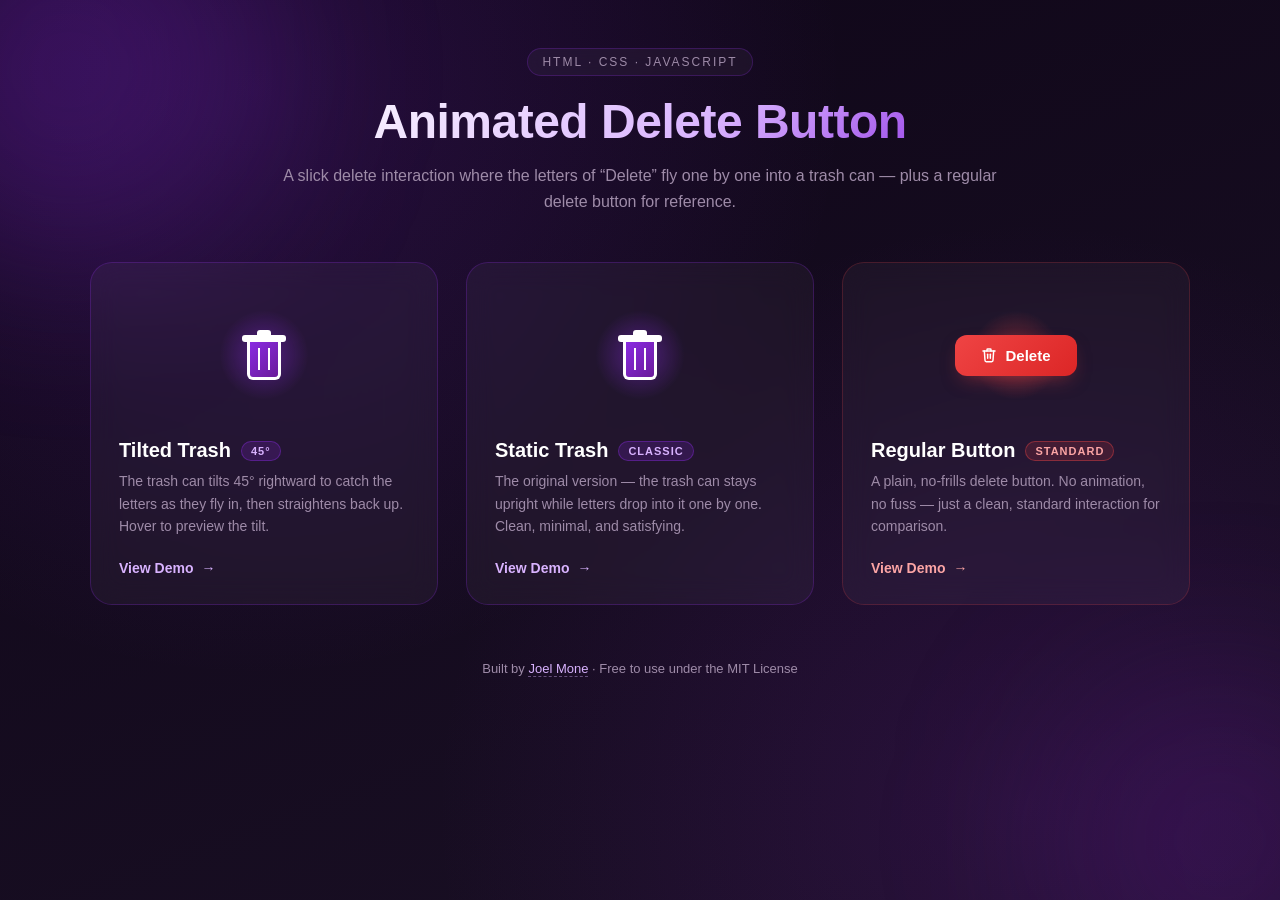
<file: index.html>
<!DOCTYPE html>
<html lang="en">
<head>
    <meta charset="UTF-8">
    <meta name="viewport" content="width=device-width, initial-scale=1.0">
    <title>Animated Delete Button — Tilted, Static & Regular</title>
    <meta name="description" content="A slick animated Delete button where letters fly into a trash can. Three versions: tilted, static, and a regular delete button.">

    <style>
        /* ---------- Reset & Base ---------- */
        *,
        *::before,
        *::after {
            box-sizing: border-box;
            margin: 0;
            padding: 0;
        }

        :root {
            --bg-1: #0f0618;
            --bg-2: #1a1025;
            --purple-1: #8a2be2;
            --purple-2: #6a1b9a;
            --purple-glow: rgba(138, 43, 226, 0.5);
            --purple-glow-strong: rgba(138, 43, 226, 0.9);
            --red-1: #ef4444;
            --red-2: #dc2626;
            --red-glow: rgba(239, 68, 68, 0.5);
            --red-glow-strong: rgba(239, 68, 68, 0.9);
            --text: #ffffff;
            --text-dim: #9e8ba8;
            --card-bg: rgba(255, 255, 255, 0.04);
            --card-border: rgba(138, 43, 226, 0.25);
        }

        html, body {
            min-height: 100vh;
        }

        body {
            font-family: 'Segoe UI', Tahoma, Geneva, Verdana, sans-serif;
            background:
                radial-gradient(circle at 20% 10%, rgba(138, 43, 226, 0.18), transparent 45%),
                radial-gradient(circle at 80% 90%, rgba(106, 27, 154, 0.22), transparent 45%),
                linear-gradient(160deg, var(--bg-1), var(--bg-2));
            color: var(--text);
            display: flex;
            flex-direction: column;
            align-items: center;
            padding: 48px 20px 64px;
            overflow-x: hidden;
        }

        body::before,
        body::after {
            content: "";
            position: fixed;
            border-radius: 50%;
            filter: blur(90px);
            pointer-events: none;
            z-index: 0;
        }
        body::before {
            width: 380px;
            height: 380px;
            background: rgba(138, 43, 226, 0.25);
            top: -120px;
            left: -120px;
        }
        body::after {
            width: 320px;
            height: 320px;
            background: rgba(106, 27, 154, 0.25);
            bottom: -100px;
            right: -100px;
        }

        /* ---------- Header ---------- */
        .page-header {
            text-align: center;
            max-width: 720px;
            margin-bottom: 48px;
            position: relative;
            z-index: 1;
            animation: fadeUp 0.7s ease both;
        }

        .badge {
            display: inline-block;
            padding: 6px 14px;
            border: 1px solid var(--card-border);
            background: var(--card-bg);
            border-radius: 999px;
            font-size: 12px;
            letter-spacing: 2px;
            text-transform: uppercase;
            color: var(--text-dim);
            margin-bottom: 18px;
            backdrop-filter: blur(8px);
        }

        .page-header h1 {
            font-size: clamp(28px, 5vw, 48px);
            font-weight: 800;
            letter-spacing: -0.5px;
            line-height: 1.15;
            background: linear-gradient(135deg, #ffffff 0%, #d9b3ff 60%, #8a2be2 100%);
            -webkit-background-clip: text;
            background-clip: text;
            -webkit-text-fill-color: transparent;
            margin-bottom: 14px;
        }

        .page-header p {
            color: var(--text-dim);
            font-size: 16px;
            line-height: 1.6;
        }

        /* ---------- Cards ---------- */
        .demos {
            display: grid;
            grid-template-columns: repeat(auto-fit, minmax(300px, 1fr));
            gap: 28px;
            width: 100%;
            max-width: 1100px;
            position: relative;
            z-index: 1;
        }

        .demo-card {
            position: relative;
            display: flex;
            flex-direction: column;
            padding: 32px 28px 28px;
            background: var(--card-bg);
            border: 1px solid var(--card-border);
            border-radius: 22px;
            backdrop-filter: blur(14px);
            -webkit-backdrop-filter: blur(14px);
            text-decoration: none;
            color: inherit;
            overflow: hidden;
            transition: transform 0.35s cubic-bezier(0.34, 1.56, 0.64, 1),
                        border-color 0.35s ease,
                        box-shadow 0.35s ease;
            animation: fadeUp 0.7s ease both;
        }

        .demo-card:nth-child(1) { animation-delay: 0.05s; }
        .demo-card:nth-child(2) { animation-delay: 0.15s; }
        .demo-card:nth-child(3) { animation-delay: 0.25s; }

        /* Purple glow for animated cards */
        .demo-card.tilted:hover,
        .demo-card.static:hover {
            transform: translateY(-6px);
            border-color: rgba(138, 43, 226, 0.6);
            box-shadow: 0 18px 40px -12px var(--purple-glow-strong);
        }

        /* Red glow for regular card */
        .demo-card.regular {
            border-color: rgba(239, 68, 68, 0.2);
        }
        .demo-card.regular:hover {
            transform: translateY(-6px);
            border-color: rgba(239, 68, 68, 0.6);
            box-shadow: 0 18px 40px -12px var(--red-glow-strong);
        }

        /* ---------- Preview ---------- */
        .preview {
            display: flex;
            justify-content: center;
            align-items: center;
            height: 120px;
            margin-bottom: 24px;
            position: relative;
        }

        .trash-preview {
            position: relative;
            width: 44px;
            height: 50px;
            display: flex;
            flex-direction: column;
            align-items: center;
            justify-content: flex-end;
            transition: transform 0.4s cubic-bezier(0.34, 1.56, 0.64, 1);
            transform-origin: bottom center;
        }

        .demo-card.tilted:hover .trash-preview {
            transform: rotateZ(45deg) translateX(8px);
        }

        .preview .lid {
            width: 44px;
            height: 7px;
            background: #ffffff;
            border-radius: 3px;
            position: relative;
            z-index: 2;
            transform-origin: center bottom;
            transition: transform 0.25s ease;
        }
        .preview .lid::before {
            content: "";
            position: absolute;
            top: -5px;
            left: 50%;
            transform: translateX(-50%);
            width: 14px;
            height: 5px;
            background: #ffffff;
            border-radius: 3px 3px 0 0;
        }

        .preview .body {
            width: 34px;
            height: 38px;
            border: 3px solid #ffffff;
            border-top: none;
            border-radius: 0 0 6px 6px;
            position: relative;
            background: linear-gradient(135deg, var(--purple-1), var(--purple-2));
        }
        .preview .body::before,
        .preview .body::after {
            content: "";
            position: absolute;
            top: 6px;
            width: 2px;
            height: 22px;
            background: #ffffff;
        }
        .preview .body::before { left: 8px; }
        .preview .body::after { right: 8px; }

        /* Regular button preview */
        .regular-preview {
            display: inline-flex;
            align-items: center;
            gap: 8px;
            padding: 12px 26px;
            background: linear-gradient(135deg, var(--red-1), var(--red-2));
            border-radius: 12px;
            font-size: 15px;
            font-weight: 700;
            color: #ffffff;
            box-shadow: 0 8px 20px -8px var(--red-glow);
            transition: transform 0.3s ease;
        }
        .demo-card.regular:hover .regular-preview {
            transform: translateY(-2px) scale(1.03);
        }
        .regular-preview svg {
            width: 16px;
            height: 16px;
            stroke: currentColor;
            stroke-width: 2.2;
            fill: none;
            stroke-linecap: round;
            stroke-linejoin: round;
        }

        /* Glow */
        .preview::after {
            content: "";
            position: absolute;
            width: 90px;
            height: 90px;
            border-radius: 50%;
            background: radial-gradient(circle, rgba(138, 43, 226, 0.45), transparent 70%);
            z-index: -1;
            transition: transform 0.35s ease;
        }
        .demo-card.tilted:hover .preview::after,
        .demo-card.static:hover .preview::after {
            transform: scale(1.3);
        }

        .demo-card.regular .preview::after {
            background: radial-gradient(circle, rgba(239, 68, 68, 0.4), transparent 70%);
        }
        .demo-card.regular:hover .preview::after {
            transform: scale(1.3);
        }

        /* ---------- Card Text ---------- */
        .demo-card h2 {
            font-size: 20px;
            font-weight: 700;
            margin-bottom: 8px;
            display: flex;
            align-items: center;
            gap: 10px;
        }

        .demo-card h2 .tag {
            font-size: 11px;
            font-weight: 600;
            letter-spacing: 1px;
            text-transform: uppercase;
            padding: 3px 9px;
            border-radius: 999px;
            background: rgba(138, 43, 226, 0.18);
            color: #d9b3ff;
            border: 1px solid rgba(138, 43, 226, 0.4);
        }

        .demo-card.regular h2 .tag {
            background: rgba(239, 68, 68, 0.15);
            color: #fca5a5;
            border-color: rgba(239, 68, 68, 0.4);
        }

        .demo-card p {
            color: var(--text-dim);
            font-size: 14px;
            line-height: 1.6;
            margin-bottom: 22px;
            flex: 1;
        }

        .demo-card .cta {
            display: inline-flex;
            align-items: center;
            gap: 8px;
            font-size: 14px;
            font-weight: 600;
            color: #d9b3ff;
            transition: gap 0.3s ease, color 0.3s ease;
        }

        .demo-card.regular .cta {
            color: #fca5a5;
        }

        .demo-card:hover .cta {
            gap: 14px;
            color: #ffffff;
        }

        .demo-card .cta .arrow {
            transition: transform 0.3s ease;
        }
        .demo-card:hover .cta .arrow {
            transform: translateX(2px);
        }

        /* ---------- Footer ---------- */
        .page-footer {
            margin-top: 56px;
            text-align: center;
            color: var(--text-dim);
            font-size: 13px;
            position: relative;
            z-index: 1;
            animation: fadeUp 0.7s ease 0.3s both;
        }

        .page-footer a {
            color: #d9b3ff;
            text-decoration: none;
            border-bottom: 1px dashed rgba(217, 179, 255, 0.4);
            transition: color 0.25s ease, border-color 0.25s ease;
        }
        .page-footer a:hover {
            color: #ffffff;
            border-color: #ffffff;
        }

        /* ---------- Animations ---------- */
        @keyframes fadeUp {
            from { opacity: 0; transform: translateY(20px); }
            to   { opacity: 1; transform: translateY(0); }
        }

        /* ---------- Responsive ---------- */
        @media (max-width: 480px) {
            body { padding: 32px 16px 48px; }
            .demo-card { padding: 26px 22px 22px; }
            .preview { height: 100px; }
        }
    </style>
</head>
<body>

    <header class="page-header">
        <span class="badge">HTML · CSS · JavaScript</span>
        <h1>Animated Delete Button</h1>
        <p>
            A slick delete interaction where the letters of &ldquo;Delete&rdquo; fly one by one
            into a trash can — plus a regular delete button for reference.
        </p>
    </header>

    <main class="demos">
        <!-- Tilted Version -->
        <a class="demo-card tilted" href="./tilted/index.html">
            <div class="preview">
                <div class="trash-preview">
                    <div class="lid"></div>
                    <div class="body"></div>
                </div>
            </div>
            <h2>
                Tilted Trash
                <span class="tag">45°</span>
            </h2>
            <p>
                The trash can tilts 45° rightward to catch the letters as they fly in,
                then straightens back up. Hover to preview the tilt.
            </p>
            <span class="cta">
                View Demo
                <span class="arrow">→</span>
            </span>
        </a>

        <!-- Static Version -->
        <a class="demo-card static" href="./static/index.html">
            <div class="preview">
                <div class="trash-preview">
                    <div class="lid"></div>
                    <div class="body"></div>
                </div>
            </div>
            <h2>
                Static Trash
                <span class="tag">Classic</span>
            </h2>
            <p>
                The original version — the trash can stays upright while letters
                drop into it one by one. Clean, minimal, and satisfying.
            </p>
            <span class="cta">
                View Demo
                <span class="arrow">→</span>
            </span>
        </a>

        <!-- Regular Version -->
        <a class="demo-card regular" href="./regular.html">
            <div class="preview">
                <div class="regular-preview">
                    <svg viewBox="0 0 24 24" aria-hidden="true">
                        <polyline points="3 6 5 6 21 6"></polyline>
                        <path d="M19 6l-1 14a2 2 0 0 1-2 2H8a2 2 0 0 1-2-2L5 6"></path>
                        <path d="M10 11v6"></path>
                        <path d="M14 11v6"></path>
                        <path d="M9 6V4a1 1 0 0 1 1-1h4a1 1 0 0 1 1 1v2"></path>
                    </svg>
                    Delete
                </div>
            </div>
            <h2>
                Regular Button
                <span class="tag">Standard</span>
            </h2>
            <p>
                A plain, no-frills delete button. No animation, no fuss — just a clean,
                standard interaction for comparison.
            </p>
            <span class="cta">
                View Demo
                <span class="arrow">→</span>
            </span>
        </a>
    </main>

    <footer class="page-footer">
        Built by <a href="https://github.com/monejoel" target="_blank" rel="noopener">Joel Mone</a>
        · Free to use under the MIT License
    </footer>

</body>
</html>
</file>
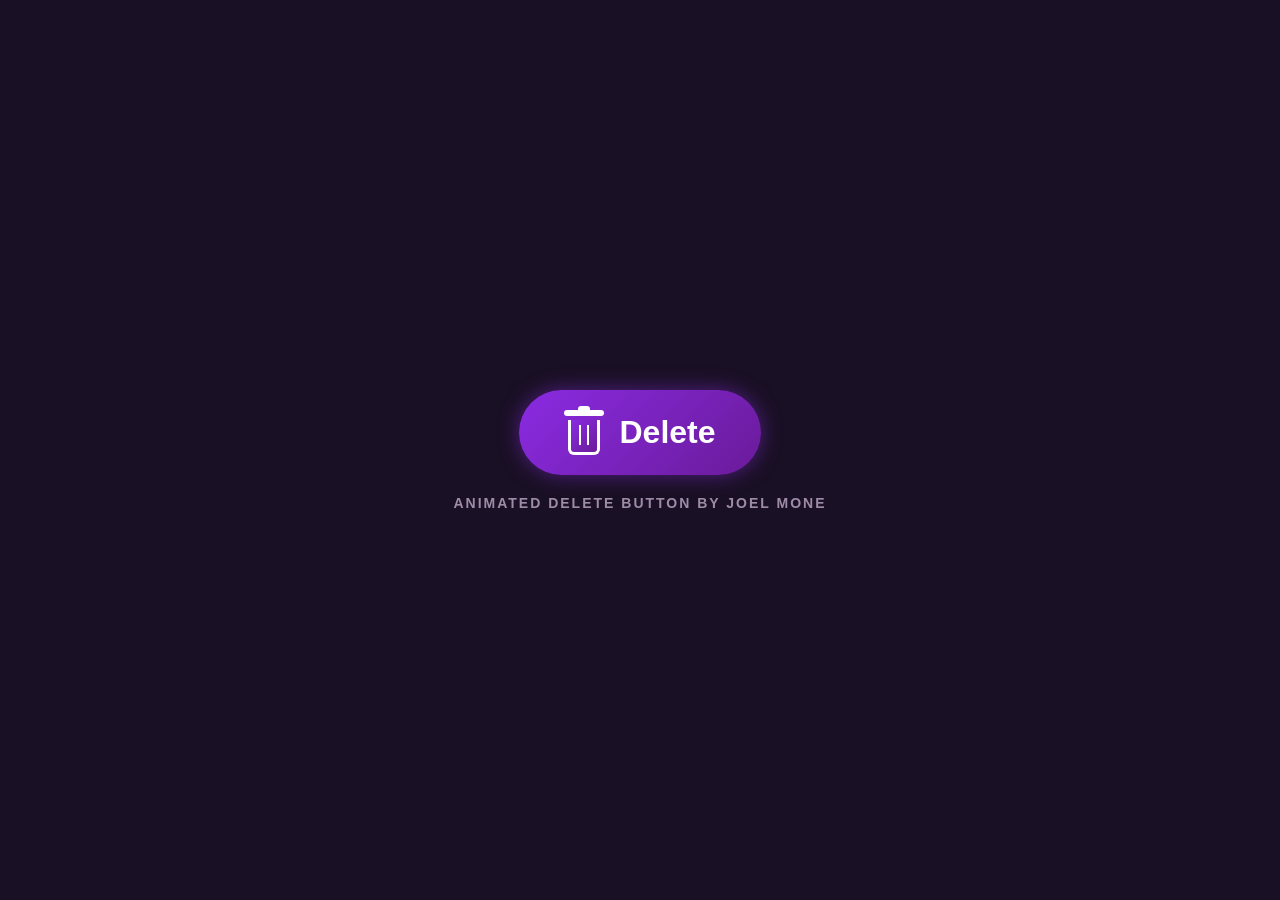
<file: static/index.html>
<!DOCTYPE html>
<html lang="en">
<head>
    <meta charset="UTF-8">
    <meta name="viewport" content="width=device-width, initial-scale=1.0">
    <title>Animated Delete Button By Joel Mone</title>
    <link rel="stylesheet" href="style.css">
</head>
<body>

    <div class="container">
        <button class="delete-btn" id="deleteBtn">
            <!-- Trash Icon SVG Structure -->
            <div class="trash-wrapper" id="trashWrapper">
                <div class="trash-lid"></div>
                <div class="trash-can"></div>
            </div>

            <!-- Text with distance variable per letter -->
            <div class="text-wrapper" id="textWrapper">
                <!-- Note: We use --fly-x and --fly-y to simulate the video's --fly-dist logic -->
                <!-- The first letters fly further to the left to reach the trash can -->
                <span class="letter" style="--fly-x: -110px; --fly-y: -15px;">D</span>
                <span class="letter" style="--fly-x: -90px; --fly-y: -5px;">e</span>
                <span class="letter" style="--fly-x: -70px; --fly-y: 0px;">l</span>
                <span class="letter" style="--fly-x: -60px; --fly-y: 5px;">e</span>
                <span class="letter" style="--fly-x: -50px; --fly-y: 10px;">t</span>
                <span class="letter" style="--fly-x: -40px; --fly-y: 15px;">e</span>
            </div>
        </button>
        
        <div class="subtitle">Animated Delete Button By Joel Mone</div>
    </div>

    <script src="script.js"></script>
</body>
</html>
</file>
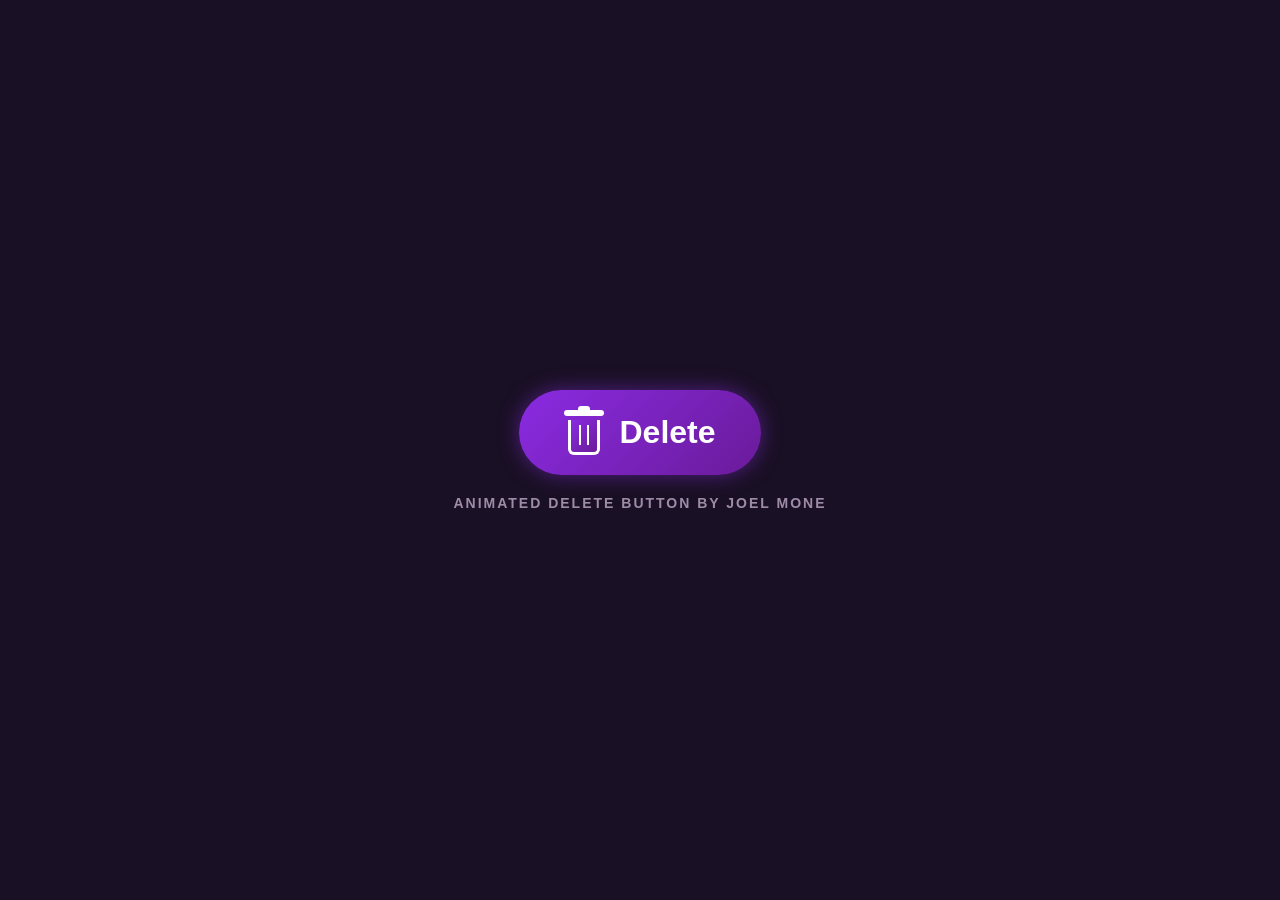
<file: tilted/index.html>
<!DOCTYPE html>
<html lang="en">
<head>
    <meta charset="UTF-8">
    <meta name="viewport" content="width=device-width, initial-scale=1.0">
    <title>Animated Delete Button — Tilted Trash</title>
    <link rel="stylesheet" href="style.css">
</head>
<body>

    <div class="container">
        <button class="delete-btn" id="deleteBtn">
            <!-- Rotating ring (hidden until eating finishes) -->
            <span class="ring" aria-hidden="true"></span>
            <span class="ring ring-2" aria-hidden="true"></span>

            <!-- Trash Icon -->
            <div class="trash-wrapper" id="trashWrapper">
                <div class="trash-lid"></div>
                <div class="trash-can"></div>
            </div>

            <!-- Text with distance variable per letter -->
            <div class="text-wrapper" id="textWrapper">
                <span class="letter" style="--fly-x: -95px; --fly-y: -25px;">D</span>
                <span class="letter" style="--fly-x: -80px; --fly-y: -15px;">e</span>
                <span class="letter" style="--fly-x: -65px; --fly-y: -5px;">l</span>
                <span class="letter" style="--fly-x: -55px; --fly-y: 0px;">e</span>
                <span class="letter" style="--fly-x: -45px; --fly-y: 5px;">t</span>
                <span class="letter" style="--fly-x: -35px; --fly-y: 10px;">e</span>
            </div>
        </button>

        <div class="subtitle">Animated Delete Button By Joel Mone</div>
    </div>

    <script src="script.js"></script>
</body>
</html>
</file>
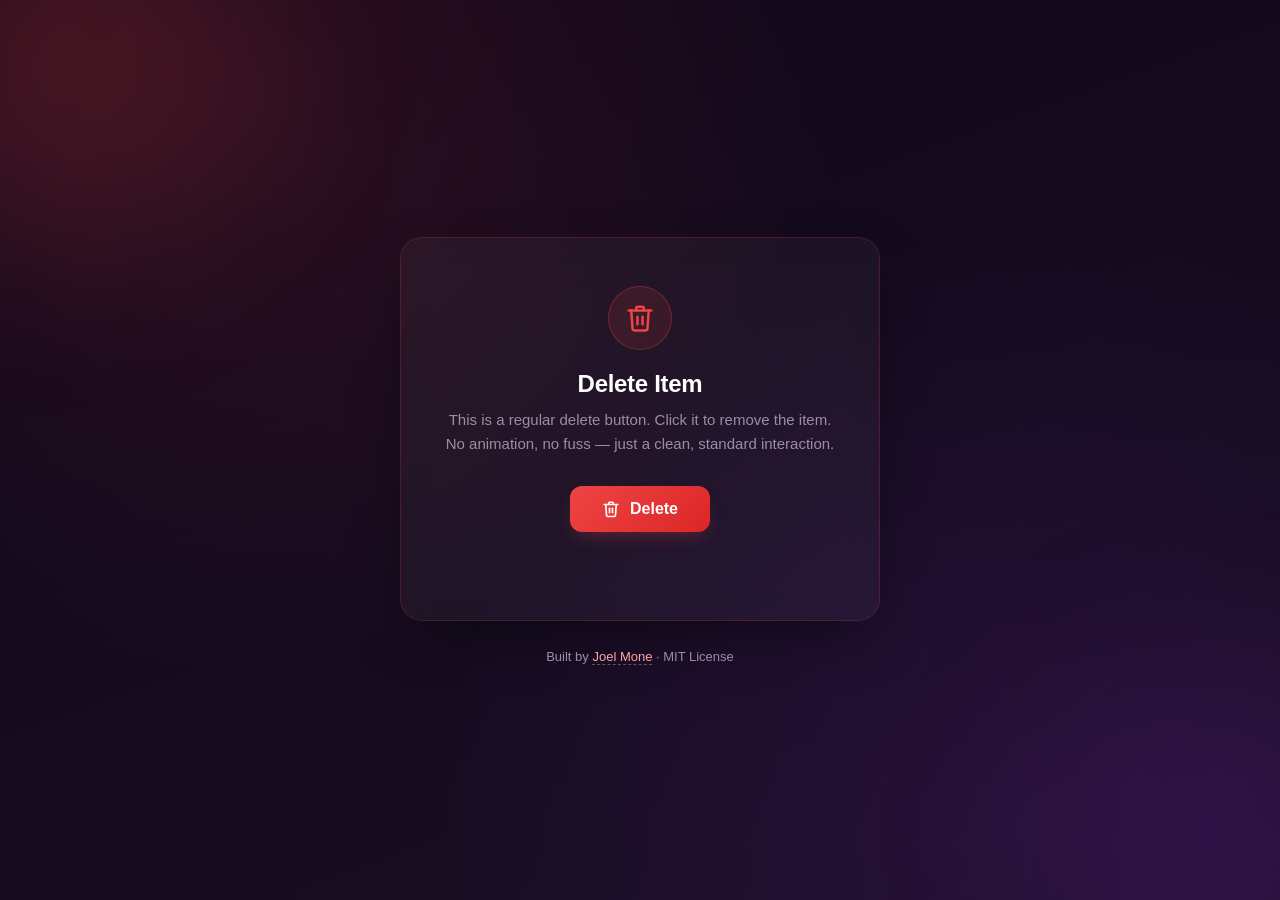
<file: regular.html>
<!DOCTYPE html>
<html lang="en">
<head>
    <meta charset="UTF-8">
    <meta name="viewport" content="width=device-width, initial-scale=1.0">
    <title>Regular Delete Button</title>

    <style>
        *,
        *::before,
        *::after {
            box-sizing: border-box;
            margin: 0;
            padding: 0;
        }

        :root {
            --bg-1: #0f0618;
            --bg-2: #1a1025;
            --red-1: #ef4444;
            --red-2: #dc2626;
            --red-hover: #b91c1c;
            --red-glow: rgba(239, 68, 68, 0.4);
            --text: #ffffff;
            --text-dim: #9e8ba8;
        }

        body {
            font-family: 'Segoe UI', Tahoma, Geneva, Verdana, sans-serif;
            background:
                radial-gradient(circle at 20% 10%, rgba(239, 68, 68, 0.12), transparent 45%),
                radial-gradient(circle at 80% 90%, rgba(106, 27, 154, 0.18), transparent 45%),
                linear-gradient(160deg, var(--bg-1), var(--bg-2));
            color: var(--text);
            min-height: 100vh;
            display: flex;
            flex-direction: column;
            justify-content: center;
            align-items: center;
            padding: 24px;
            gap: 28px;
            overflow-x: hidden;
        }

        body::before,
        body::after {
            content: "";
            position: fixed;
            border-radius: 50%;
            filter: blur(90px);
            pointer-events: none;
            z-index: 0;
        }
        body::before {
            width: 360px;
            height: 360px;
            background: rgba(239, 68, 68, 0.18);
            top: -120px;
            left: -120px;
        }
        body::after {
            width: 320px;
            height: 320px;
            background: rgba(106, 27, 154, 0.22);
            bottom: -100px;
            right: -100px;
        }

        .card {
            position: relative;
            z-index: 1;
            background: rgba(255, 255, 255, 0.04);
            border: 1px solid rgba(239, 68, 68, 0.2);
            border-radius: 22px;
            padding: 48px 44px;
            backdrop-filter: blur(14px);
            -webkit-backdrop-filter: blur(14px);
            text-align: center;
            max-width: 480px;
            width: 100%;
            box-shadow: 0 20px 60px -20px rgba(0, 0, 0, 0.6);
            animation: fadeUp 0.7s ease both;
        }

        .icon-badge {
            display: inline-flex;
            align-items: center;
            justify-content: center;
            width: 64px;
            height: 64px;
            border-radius: 50%;
            background: rgba(239, 68, 68, 0.12);
            border: 1px solid rgba(239, 68, 68, 0.3);
            margin-bottom: 20px;
            color: var(--red-1);
        }

        .icon-badge svg {
            width: 30px;
            height: 30px;
            stroke: currentColor;
            stroke-width: 2;
            fill: none;
            stroke-linecap: round;
            stroke-linejoin: round;
        }

        .card h1 {
            font-size: 24px;
            font-weight: 700;
            margin-bottom: 10px;
            letter-spacing: -0.3px;
        }

        .card p {
            color: var(--text-dim);
            font-size: 15px;
            line-height: 1.6;
            margin-bottom: 30px;
        }

        .delete-btn {
            display: inline-flex;
            align-items: center;
            justify-content: center;
            gap: 10px;
            padding: 14px 32px;
            font-family: inherit;
            font-size: 16px;
            font-weight: 600;
            color: #ffffff;
            background: linear-gradient(135deg, var(--red-1), var(--red-2));
            border: none;
            border-radius: 12px;
            cursor: pointer;
            box-shadow: 0 8px 20px -8px var(--red-glow);
            transition: transform 0.15s ease, box-shadow 0.2s ease, background 0.2s ease;
        }

        .delete-btn:hover {
            background: linear-gradient(135deg, var(--red-2), var(--red-hover));
            box-shadow: 0 10px 24px -8px var(--red-glow);
            transform: translateY(-1px);
        }

        .delete-btn:active {
            transform: translateY(1px) scale(0.98);
            box-shadow: 0 4px 12px -6px var(--red-glow);
        }

        .delete-btn:focus-visible {
            outline: 2px solid var(--red-1);
            outline-offset: 3px;
        }

        .delete-btn svg {
            width: 18px;
            height: 18px;
            stroke: currentColor;
            stroke-width: 2.2;
            fill: none;
            stroke-linecap: round;
            stroke-linejoin: round;
        }

        .status {
            margin-top: 22px;
            font-size: 13px;
            color: var(--text-dim);
            letter-spacing: 0.5px;
            min-height: 18px;
            transition: color 0.3s ease;
        }

        .status.success {
            color: #4ade80;
        }

        .footer {
            position: relative;
            z-index: 1;
            font-size: 13px;
            color: var(--text-dim);
            text-align: center;
            animation: fadeUp 0.7s ease 0.15s both;
        }

        .footer a {
            color: #fca5a5;
            text-decoration: none;
            border-bottom: 1px dashed rgba(252, 165, 165, 0.4);
            transition: color 0.25s ease, border-color 0.25s ease;
        }

        .footer a:hover {
            color: #ffffff;
            border-color: #ffffff;
        }

        @keyframes fadeUp {
            from { opacity: 0; transform: translateY(20px); }
            to   { opacity: 1; transform: translateY(0); }
        }

        @media (max-width: 480px) {
            .card { padding: 36px 26px; }
            .card h1 { font-size: 21px; }
        }
    </style>
</head>
<body>

    <div class="card">
        <div class="icon-badge" aria-hidden="true">
            <svg viewBox="0 0 24 24">
                <polyline points="3 6 5 6 21 6"></polyline>
                <path d="M19 6l-1 14a2 2 0 0 1-2 2H8a2 2 0 0 1-2-2L5 6"></path>
                <path d="M10 11v6"></path>
                <path d="M14 11v6"></path>
                <path d="M9 6V4a1 1 0 0 1 1-1h4a1 1 0 0 1 1 1v2"></path>
            </svg>
        </div>

        <h1>Delete Item</h1>
        <p>This is a regular delete button. Click it to remove the item. No animation, no fuss — just a clean, standard interaction.</p>

        <button class="delete-btn" id="deleteBtn">
            <svg viewBox="0 0 24 24" aria-hidden="true">
                <polyline points="3 6 5 6 21 6"></polyline>
                <path d="M19 6l-1 14a2 2 0 0 1-2 2H8a2 2 0 0 1-2-2L5 6"></path>
                <path d="M10 11v6"></path>
                <path d="M14 11v6"></path>
                <path d="M9 6V4a1 1 0 0 1 1-1h4a1 1 0 0 1 1 1v2"></path>
            </svg>
            Delete
        </button>

        <div class="status" id="status" aria-live="polite"></div>
    </div>

    <div class="footer">
        Built by <a href="https://github.com/monejoel" target="_blank" rel="noopener">Joel Mone</a> · MIT License
    </div>

    <script>
        const deleteBtn = document.getElementById('deleteBtn');
        const status = document.getElementById('status');

        deleteBtn.addEventListener('click', () => {
            deleteBtn.disabled = true;
            deleteBtn.style.opacity = '0.7';
            status.textContent = 'Deleting...';
            status.className = 'status';

            setTimeout(() => {
                status.textContent = '✓ Item deleted successfully';
                status.className = 'status success';

                setTimeout(() => {
                    deleteBtn.disabled = false;
                    deleteBtn.style.opacity = '1';
                    status.textContent = '';
                    status.className = 'status';
                }, 1800);
            }, 600);
        });
    </script>

</body>
</html>
</file>
<file: static/style.css>
/* ---------- Base ---------- */
*, *::before, *::after {
    box-sizing: border-box;
    margin: 0;
    padding: 0;
}

body {
    margin: 0;
    min-height: 100vh;
    display: flex;
    justify-content: center;
    align-items: center;
    background: #1a1025;
    font-family: 'Segoe UI', Tahoma, Geneva, Verdana, sans-serif;
    color: white;
    overflow: hidden;
}

.container {
    display: flex;
    flex-direction: column;
    align-items: center;
    gap: 20px;
}

/* ---------- The Button ---------- */
.delete-btn {
    position: relative;
    display: flex;
    align-items: center;
    justify-content: center;
    gap: 15px;
    padding: 20px 45px;
    background: linear-gradient(135deg, #8a2be2, #6a1b9a);
    border: none;
    border-radius: 50px;
    color: white;
    font-size: 32px;
    font-weight: 700;
    cursor: pointer;
    box-shadow: 0 0 20px rgba(138, 43, 226, 0.5);
    transition:
        padding 0.5s cubic-bezier(0.34, 1.56, 0.64, 1),
        border-radius 0.5s cubic-bezier(0.34, 1.56, 0.64, 1),
        box-shadow 0.4s ease,
        transform 0.4s cubic-bezier(0.34, 1.56, 0.64, 1),
        gap 0.4s ease;
    overflow: visible;
    outline: none;
    user-select: none;
    perspective: 800px;
    transform: scale(1);
}

.delete-btn:hover {
    box-shadow: 0 0 30px rgba(138, 43, 226, 0.8);
    transform: translateY(-2px);
}

.delete-btn:active {
    transform: translateY(1px);
}

/* ---------- Circular (post-eat) state ---------- */
.delete-btn.is-circle {
    padding: 0;
    width: 110px;
    height: 110px;
    border-radius: 50%;
    gap: 0;
    box-shadow: 0 0 40px rgba(138, 43, 226, 0.9),
                0 0 80px rgba(138, 43, 226, 0.4);
}

/* Zoom pulse while in circle state */
.delete-btn.is-pulsing {
    animation: pulseZoom 1.4s cubic-bezier(0.45, 0, 0.55, 1) infinite;
}

@keyframes pulseZoom {
    0%, 100% { transform: scale(1); }
    50%      { transform: scale(1.15); }
}

/* ---------- Rotating rings ---------- */
.ring {
    position: absolute;
    inset: -6px;
    border-radius: 50%;
    opacity: 0;
    pointer-events: none;
    transition: opacity 0.35s ease;
    /* Conic gradient creates the "bright lines" effect */
    background: conic-gradient(
        from 0deg,
        transparent 0deg,
        transparent 250deg,
        #d9b3ff 300deg,
        #ffffff 330deg,
        #d9b3ff 350deg,
        transparent 360deg
    );
    /* Mask out the center so only the ring border shows */
    -webkit-mask:
        radial-gradient(farthest-side, transparent calc(100% - 4px), #000 calc(100% - 4px));
    mask:
        radial-gradient(farthest-side, transparent calc(100% - 4px), #000 calc(100% - 4px));
}

.ring-2 {
    inset: -14px;
    background: conic-gradient(
        from 180deg,
        transparent 0deg,
        transparent 260deg,
        #8a2be2 300deg,
        #ffffff 340deg,
        transparent 360deg
    );
    -webkit-mask:
        radial-gradient(farthest-side, transparent calc(100% - 3px), #000 calc(100% - 3px));
    mask:
        radial-gradient(farthest-side, transparent calc(100% - 3px), #000 calc(100% - 3px));
}

/* Ring visible state */
.delete-btn.ring-active .ring {
    opacity: 1;
}
.delete-btn.ring-active .ring {
    animation: spinRing 1.6s linear infinite;
}
.delete-btn.ring-active .ring-2 {
    animation: spinRing 2.2s linear infinite reverse;
}

@keyframes spinRing {
    to { transform: rotate(360deg); }
}

/* ---------- Trash Icon Wrapper ---------- */
.trash-wrapper {
    position: relative;
    width: 40px;
    height: 45px;
    display: flex;
    flex-direction: column;
    align-items: center;
    justify-content: flex-end;
    transition: transform 0.4s cubic-bezier(0.34, 1.56, 0.64, 1);
    transform-origin: bottom center;
    z-index: 3;
    flex-shrink: 0;
}

/* Center the trash icon in circle state */
.delete-btn.is-circle .trash-wrapper {
    position: absolute;
    top: 50%;
    left: 50%;
    transform: translate(-50%, -50%);
    margin: 0;
}

/* Trash Can Body */
.trash-can {
    width: 32px;
    height: 35px;
    border: 3px solid white;
    border-top: none;
    border-radius: 0 0 6px 6px;
    position: relative;
    background: linear-gradient(135deg, #8a2be2, #6a1b9a);
}

.trash-can::before,
.trash-can::after {
    content: '';
    position: absolute;
    top: 5px;
    width: 2px;
    height: 20px;
    background: white;
}
.trash-can::before { left: 8px; }
.trash-can::after  { right: 8px; }

/* Lid */
.trash-lid {
    width: 40px;
    height: 6px;
    background: white;
    border-radius: 3px;
    position: absolute;
    top: 0;
    transform-origin: center bottom;
    transition: transform 0.25s cubic-bezier(0.175, 0.885, 0.32, 1.275);
    z-index: 2;
}
.trash-lid::before {
    content: '';
    position: absolute;
    top: -4px;
    left: 50%;
    transform: translateX(-50%);
    width: 12px;
    height: 4px;
    background: white;
    border-radius: 3px 3px 0 0;
}

/* ---------- Text wrapper & letters ---------- */
.text-wrapper {
    display: flex;
    position: relative;
    transition: opacity 0.3s ease, transform 0.3s ease;
}

.delete-btn.is-circle .text-wrapper {
    opacity: 0;
    transform: scale(0.5);
    pointer-events: none;
}

.letter {
    display: inline-block;
    transition: all 0.6s cubic-bezier(0.55, 0.055, 0.675, 0.19);
    z-index: 1;
}

.letter.flying {
    opacity: 0;
    transform: translate(
        calc(var(--fly-x, -80px)),
        calc(var(--fly-y, -40px))
    ) scale(0.2) rotate(180deg);
}

/* ---------- Lid open state ---------- */
.trash-wrapper.lid-open .trash-lid {
    transform: rotate(-110deg) translateY(-2px);
}
.delete-btn.is-circle .trash-wrapper.lid-open .trash-lid {
    transform: rotate(-110deg) translateY(-2px);
}

/* Static shake — just vibrate in place */
.trash-wrapper.impact-shake {
    animation: shakeStatic 0.15s ease-in-out;
}

@keyframes shakeStatic {
    0%, 100% { transform: translate(0, 0); }
    25%      { transform: translate(-2px, -2px); }
    50%      { transform: translate(2px, 2px); }
    75%      { transform: translate(-1px, 1px); }
}

/* Static circle-centered trash */
.delete-btn.is-circle .trash-wrapper {
    position: absolute;
    top: 50%;
    left: 50%;
    transform: translate(-50%, -50%);
    margin: 0;
}

/* ---------- Subtitle ---------- */
.subtitle {
    color: #9e8ba8;
    letter-spacing: 2px;
    font-size: 14px;
    font-weight: 600;
    text-transform: uppercase;
}
</file>
<file: tilted/style.css>
/* ---------- Base ---------- */
*, *::before, *::after {
    box-sizing: border-box;
    margin: 0;
    padding: 0;
}

body {
    margin: 0;
    min-height: 100vh;
    display: flex;
    justify-content: center;
    align-items: center;
    background: #1a1025;
    font-family: 'Segoe UI', Tahoma, Geneva, Verdana, sans-serif;
    color: white;
    overflow: hidden;
}

.container {
    display: flex;
    flex-direction: column;
    align-items: center;
    gap: 20px;
}

/* ---------- The Button ---------- */
.delete-btn {
    position: relative;
    display: flex;
    align-items: center;
    justify-content: center;
    gap: 15px;
    padding: 20px 45px;
    background: linear-gradient(135deg, #8a2be2, #6a1b9a);
    border: none;
    border-radius: 50px;
    color: white;
    font-size: 32px;
    font-weight: 700;
    cursor: pointer;
    box-shadow: 0 0 20px rgba(138, 43, 226, 0.5);
    transition:
        padding 0.5s cubic-bezier(0.34, 1.56, 0.64, 1),
        border-radius 0.5s cubic-bezier(0.34, 1.56, 0.64, 1),
        box-shadow 0.4s ease,
        transform 0.4s cubic-bezier(0.34, 1.56, 0.64, 1),
        gap 0.4s ease;
    overflow: visible;
    outline: none;
    user-select: none;
    perspective: 800px;
    transform: scale(1);
}

.delete-btn:hover {
    box-shadow: 0 0 30px rgba(138, 43, 226, 0.8);
    transform: translateY(-2px);
}

.delete-btn:active {
    transform: translateY(1px);
}

/* ---------- Circular (post-eat) state ---------- */
.delete-btn.is-circle {
    padding: 0;
    width: 110px;
    height: 110px;
    border-radius: 50%;
    gap: 0;
    box-shadow: 0 0 40px rgba(138, 43, 226, 0.9),
                0 0 80px rgba(138, 43, 226, 0.4);
}

/* Zoom pulse while in circle state */
.delete-btn.is-pulsing {
    animation: pulseZoom 1.4s cubic-bezier(0.45, 0, 0.55, 1) infinite;
}

@keyframes pulseZoom {
    0%, 100% { transform: scale(1); }
    50%      { transform: scale(1.15); }
}

/* ---------- Rotating rings ---------- */
.ring {
    position: absolute;
    inset: -6px;
    border-radius: 50%;
    opacity: 0;
    pointer-events: none;
    transition: opacity 0.35s ease;
    /* Conic gradient creates the "bright lines" effect */
    background: conic-gradient(
        from 0deg,
        transparent 0deg,
        transparent 250deg,
        #d9b3ff 300deg,
        #ffffff 330deg,
        #d9b3ff 350deg,
        transparent 360deg
    );
    /* Mask out the center so only the ring border shows */
    -webkit-mask:
        radial-gradient(farthest-side, transparent calc(100% - 4px), #000 calc(100% - 4px));
    mask:
        radial-gradient(farthest-side, transparent calc(100% - 4px), #000 calc(100% - 4px));
}

.ring-2 {
    inset: -14px;
    background: conic-gradient(
        from 180deg,
        transparent 0deg,
        transparent 260deg,
        #8a2be2 300deg,
        #ffffff 340deg,
        transparent 360deg
    );
    -webkit-mask:
        radial-gradient(farthest-side, transparent calc(100% - 3px), #000 calc(100% - 3px));
    mask:
        radial-gradient(farthest-side, transparent calc(100% - 3px), #000 calc(100% - 3px));
}

/* Ring visible state */
.delete-btn.ring-active .ring {
    opacity: 1;
}
.delete-btn.ring-active .ring {
    animation: spinRing 1.6s linear infinite;
}
.delete-btn.ring-active .ring-2 {
    animation: spinRing 2.2s linear infinite reverse;
}

@keyframes spinRing {
    to { transform: rotate(360deg); }
}

/* ---------- Trash Icon Wrapper ---------- */
.trash-wrapper {
    position: relative;
    width: 40px;
    height: 45px;
    display: flex;
    flex-direction: column;
    align-items: center;
    justify-content: flex-end;
    transition: transform 0.4s cubic-bezier(0.34, 1.56, 0.64, 1);
    transform-origin: bottom center;
    z-index: 3;
    flex-shrink: 0;
}

/* Center the trash icon in circle state */
.delete-btn.is-circle .trash-wrapper {
    position: absolute;
    top: 50%;
    left: 50%;
    transform: translate(-50%, -50%);
    margin: 0;
}

.trash-wrapper.tilted {
    transform: rotateZ(45deg) translateX(10px);
}
.delete-btn.is-circle .trash-wrapper.tilted {
    transform: translate(-50%, -50%) rotateZ(45deg) translateX(6px);
}

/* Trash Can Body */
.trash-can {
    width: 32px;
    height: 35px;
    border: 3px solid white;
    border-top: none;
    border-radius: 0 0 6px 6px;
    position: relative;
    background: linear-gradient(135deg, #8a2be2, #6a1b9a);
}

.trash-can::before,
.trash-can::after {
    content: '';
    position: absolute;
    top: 5px;
    width: 2px;
    height: 20px;
    background: white;
}
.trash-can::before { left: 8px; }
.trash-can::after  { right: 8px; }

/* Lid */
.trash-lid {
    width: 40px;
    height: 6px;
    background: white;
    border-radius: 3px;
    position: absolute;
    top: 0;
    transform-origin: center bottom;
    transition: transform 0.25s cubic-bezier(0.175, 0.885, 0.32, 1.275);
    z-index: 2;
}
.trash-lid::before {
    content: '';
    position: absolute;
    top: -4px;
    left: 50%;
    transform: translateX(-50%);
    width: 12px;
    height: 4px;
    background: white;
    border-radius: 3px 3px 0 0;
}

/* ---------- Text wrapper & letters ---------- */
.text-wrapper {
    display: flex;
    position: relative;
    transition: opacity 0.3s ease, transform 0.3s ease;
}

.delete-btn.is-circle .text-wrapper {
    opacity: 0;
    transform: scale(0.5);
    pointer-events: none;
}

.letter {
    display: inline-block;
    transition: all 0.6s cubic-bezier(0.55, 0.055, 0.675, 0.19);
    z-index: 1;
}

.letter.flying {
    opacity: 0;
    transform: translate(
        calc(var(--fly-x, -80px)),
        calc(var(--fly-y, -40px))
    ) scale(0.2) rotate(180deg);
}

/* ---------- Lid open state ---------- */
.trash-wrapper.lid-open .trash-lid {
    transform: rotate(-110deg) translateY(-2px);
}
.delete-btn.is-circle .trash-wrapper.lid-open .trash-lid {
    transform: rotate(-110deg) translateY(-2px);
}

/* ---------- Impact shake ---------- */
.trash-wrapper.impact-shake {
    animation: shake 0.15s ease-in-out;
}

@keyframes shake {
    0%   { transform: rotateZ(45deg) translateX(10px) translateY(0); }
    25%  { transform: rotateZ(45deg) translateX(10px) translateY(-3px); }
    50%  { transform: rotateZ(45deg) translateX(10px) translateY(2px); }
    75%  { transform: rotateZ(45deg) translateX(10px) translateY(-1px); }
    100% { transform: rotateZ(45deg) translateX(10px) translateY(0); }
}

/* When in circle mode, the shake uses centered transform */
.delete-btn.is-circle .trash-wrapper.impact-shake {
    animation: shakeCircle 0.15s ease-in-out;
}
@keyframes shakeCircle {
    0%, 100% { transform: translate(-50%, -50%) rotateZ(45deg); }
    25%      { transform: translate(-52%, -50%) rotateZ(45deg); }
    75%      { transform: translate(-48%, -50%) rotateZ(45deg); }
}

/* ---------- Subtitle ---------- */
.subtitle {
    color: #9e8ba8;
    letter-spacing: 2px;
    font-size: 14px;
    font-weight: 600;
    text-transform: uppercase;
}
</file>
